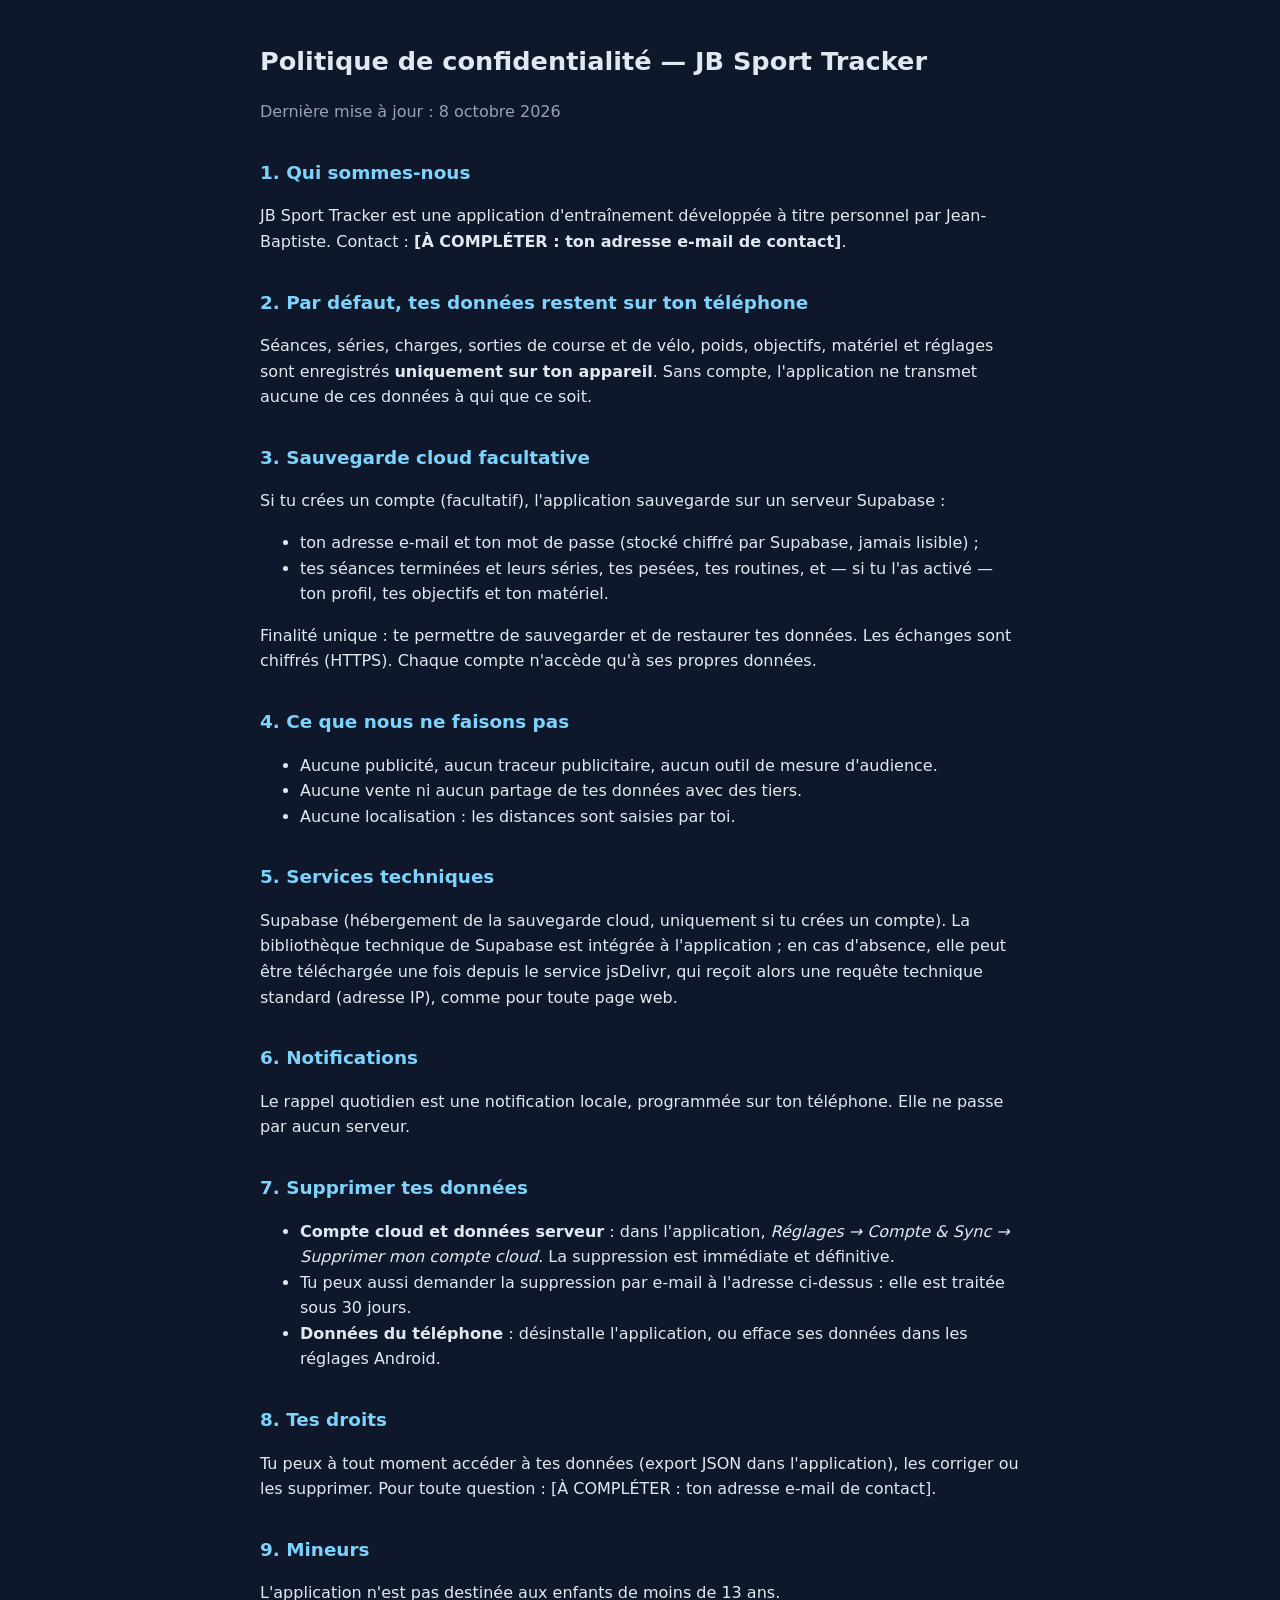
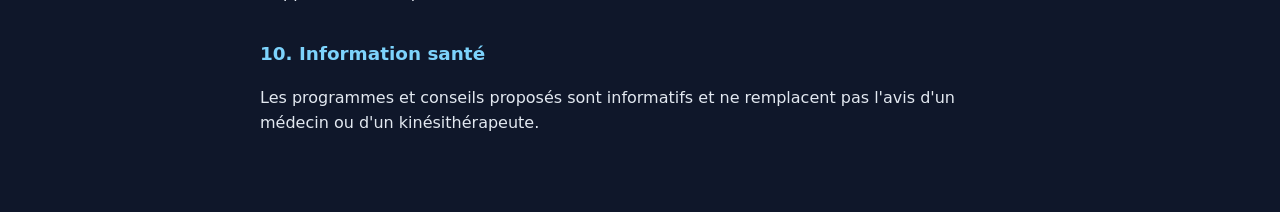
<file: politique-confidentialite.html>
<!doctype html>
<html lang="fr"><head><meta charset="utf-8"><meta name="viewport" content="width=device-width, initial-scale=1">
<title>Politique de confidentialité — JB Sport Tracker</title>
<style>body{font-family:system-ui,-apple-system,Segoe UI,Roboto,sans-serif;max-width:760px;margin:0 auto;padding:24px 18px 60px;line-height:1.6;background:#0f172a;color:#e2e8f0}h1{font-size:1.6rem}h2{font-size:1.15rem;margin-top:1.8em;color:#7dd3fc}a{color:#7dd3fc}.muted{color:#94a3b8}code{background:#1e293b;padding:1px 6px;border-radius:4px}</style></head>
<body>
<h1>Politique de confidentialité — JB Sport Tracker</h1>
<p class="muted">Dernière mise à jour : 8 octobre 2026</p>

<h2>1. Qui sommes-nous</h2>
<p>JB Sport Tracker est une application d'entraînement développée à titre personnel par Jean-Baptiste. Contact : <strong>[À COMPLÉTER : ton adresse e-mail de contact]</strong>.</p>

<h2>2. Par défaut, tes données restent sur ton téléphone</h2>
<p>Séances, séries, charges, sorties de course et de vélo, poids, objectifs, matériel et réglages sont enregistrés <strong>uniquement sur ton appareil</strong>. Sans compte, l'application ne transmet aucune de ces données à qui que ce soit.</p>

<h2>3. Sauvegarde cloud facultative</h2>
<p>Si tu crées un compte (facultatif), l'application sauvegarde sur un serveur Supabase :</p>
<ul><li>ton adresse e-mail et ton mot de passe (stocké chiffré par Supabase, jamais lisible) ;</li>
<li>tes séances terminées et leurs séries, tes pesées, tes routines, et — si tu l'as activé — ton profil, tes objectifs et ton matériel.</li></ul>
<p>Finalité unique : te permettre de sauvegarder et de restaurer tes données. Les échanges sont chiffrés (HTTPS). Chaque compte n'accède qu'à ses propres données.</p>

<h2>4. Ce que nous ne faisons pas</h2>
<ul><li>Aucune publicité, aucun traceur publicitaire, aucun outil de mesure d'audience.</li>
<li>Aucune vente ni aucun partage de tes données avec des tiers.</li>
<li>Aucune localisation : les distances sont saisies par toi.</li></ul>

<h2>5. Services techniques</h2>
<p>Supabase (hébergement de la sauvegarde cloud, uniquement si tu crées un compte). La bibliothèque technique de Supabase est intégrée à l'application ; en cas d'absence, elle peut être téléchargée une fois depuis le service jsDelivr, qui reçoit alors une requête technique standard (adresse IP), comme pour toute page web.</p>

<h2>6. Notifications</h2>
<p>Le rappel quotidien est une notification locale, programmée sur ton téléphone. Elle ne passe par aucun serveur.</p>

<h2>7. Supprimer tes données</h2>
<ul><li><strong>Compte cloud et données serveur</strong> : dans l'application, <em>Réglages → Compte &amp; Sync → Supprimer mon compte cloud</em>. La suppression est immédiate et définitive.</li>
<li>Tu peux aussi demander la suppression par e-mail à l'adresse ci-dessus : elle est traitée sous 30 jours.</li>
<li><strong>Données du téléphone</strong> : désinstalle l'application, ou efface ses données dans les réglages Android.</li></ul>

<h2>8. Tes droits</h2>
<p>Tu peux à tout moment accéder à tes données (export JSON dans l'application), les corriger ou les supprimer. Pour toute question : [À COMPLÉTER : ton adresse e-mail de contact].</p>

<h2>9. Mineurs</h2>
<p>L'application n'est pas destinée aux enfants de moins de 13 ans.</p>

<h2>10. Information santé</h2>
<p>Les programmes et conseils proposés sont informatifs et ne remplacent pas l'avis d'un médecin ou d'un kinésithérapeute.</p>
</body></html>
</file>
